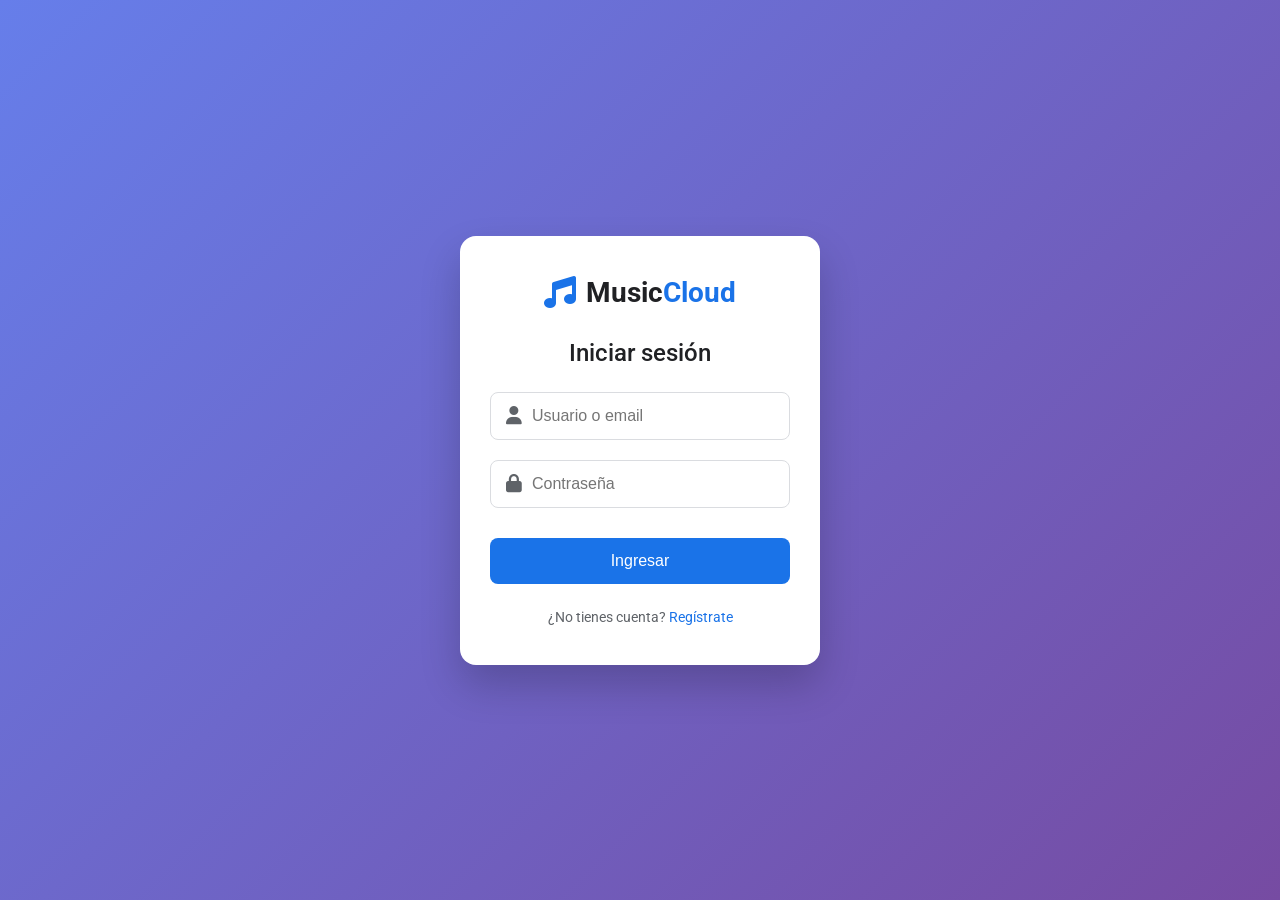
<file: templates/login.html>
<!DOCTYPE html>
<html lang="es">
<head>
    <meta charset="UTF-8">
    <meta name="viewport" content="width=device-width, initial-scale=1.0">
    <title>MusicCloud - Iniciar sesión</title>
    <link rel="stylesheet" href="/static/css/auth.css">
    <link href="https://fonts.googleapis.com/css2?family=Roboto:wght@300;400;500;700&display=swap" rel="stylesheet">
    <link rel="stylesheet" href="https://cdnjs.cloudflare.com/ajax/libs/font-awesome/6.4.0/css/all.min.css">
</head>
<body>
    <div class="auth-container">
        <div class="auth-card">
            <div class="auth-logo">
                <i class="fas fa-music"></i>
                <h1>Music<span>Cloud</span></h1>
            </div>
            <h2>Iniciar sesión</h2>
            <form id="login-form">
                <div class="input-group">
                    <i class="fas fa-user"></i>
                    <input type="text" id="username" placeholder="Usuario o email" required>
                </div>
                <div class="input-group">
                    <i class="fas fa-lock"></i>
                    <input type="password" id="password" placeholder="Contraseña" required>
                </div>
                <button type="submit" class="auth-btn">Ingresar</button>
            </form>
            <div id="error-message" class="error-message"></div>
            <p class="auth-link">¿No tienes cuenta? <a href="/register">Regístrate</a></p>
        </div>
    </div>
    <script src="/static/js/auth.js"></script>
</body>
</html>
</file>
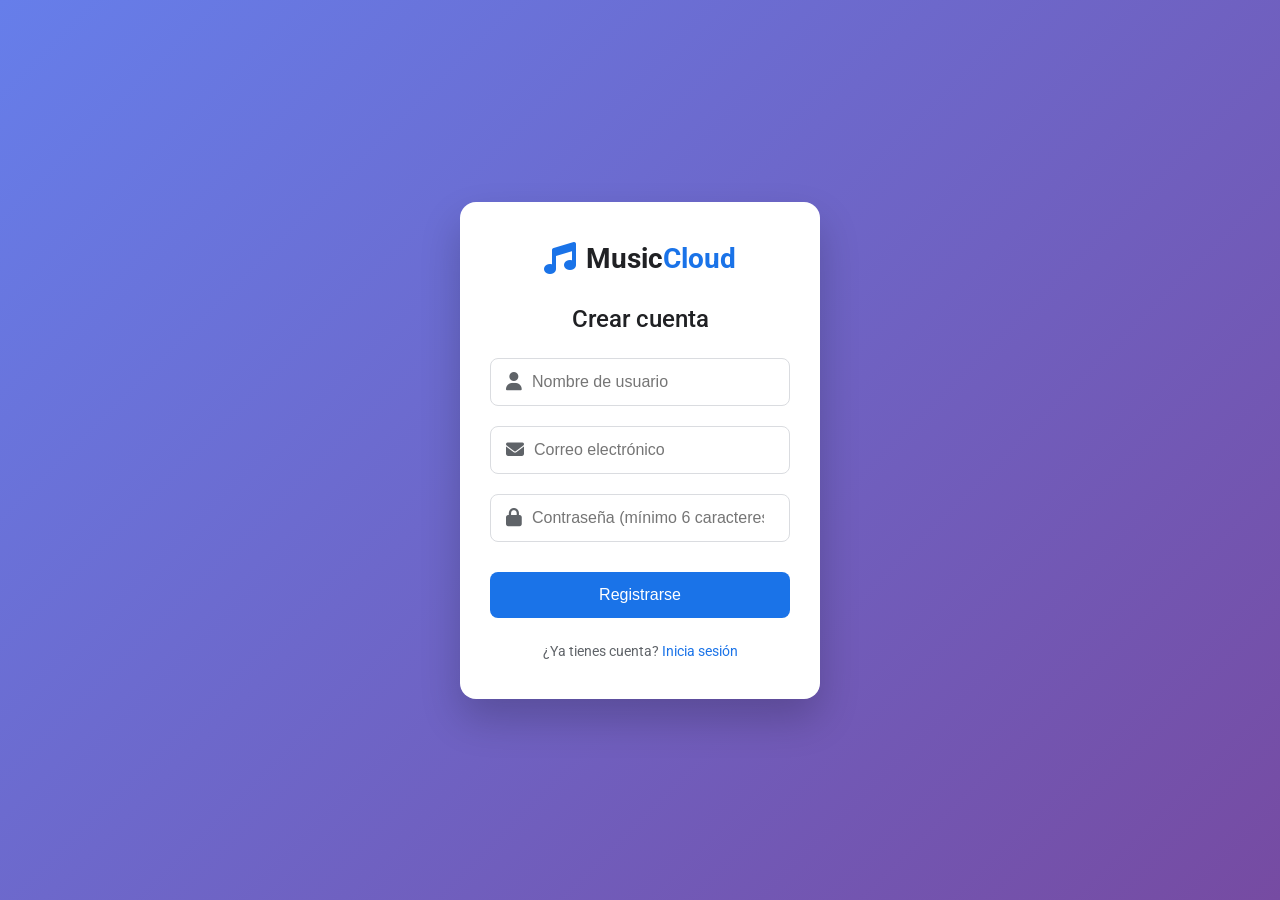
<file: templates/register.html>
<!DOCTYPE html>
<html lang="es">
<head>
    <meta charset="UTF-8">
    <meta name="viewport" content="width=device-width, initial-scale=1.0">
    <title>MusicCloud - Registro</title>
    <link rel="stylesheet" href="/static/css/auth.css">
    <link href="https://fonts.googleapis.com/css2?family=Roboto:wght@300;400;500;700&display=swap" rel="stylesheet">
    <link rel="stylesheet" href="https://cdnjs.cloudflare.com/ajax/libs/font-awesome/6.4.0/css/all.min.css">
</head>
<body>
    <div class="auth-container">
        <div class="auth-card">
            <div class="auth-logo">
                <i class="fas fa-music"></i>
                <h1>Music<span>Cloud</span></h1>
            </div>
            <h2>Crear cuenta</h2>
            <form id="register-form">
                <div class="input-group">
                    <i class="fas fa-user"></i>
                    <input type="text" id="username" placeholder="Nombre de usuario" required>
                </div>
                <div class="input-group">
                    <i class="fas fa-envelope"></i>
                    <input type="email" id="email" placeholder="Correo electrónico" required>
                </div>
                <div class="input-group">
                    <i class="fas fa-lock"></i>
                    <input type="password" id="password" placeholder="Contraseña (mínimo 6 caracteres)" required>
                </div>
                <button type="submit" class="auth-btn">Registrarse</button>
            </form>
            <div id="error-message" class="error-message"></div>
            <p class="auth-link">¿Ya tienes cuenta? <a href="/login">Inicia sesión</a></p>
        </div>
    </div>
    <script src="/static/js/auth.js"></script>
</body>
</html>
</file>
<file: static/css/auth.css>
* {
    margin: 0;
    padding: 0;
    box-sizing: border-box;
}

body {
    font-family: 'Roboto', sans-serif;
    background: linear-gradient(135deg, #667eea 0%, #764ba2 100%);
    height: 100vh;
    display: flex;
    justify-content: center;
    align-items: center;
}

.auth-container {
    width: 100%;
    max-width: 400px;
    padding: 20px;
}

.auth-card {
    background: white;
    border-radius: 16px;
    padding: 40px 30px;
    box-shadow: 0 20px 40px rgba(0,0,0,0.2);
    text-align: center;
}

.auth-logo {
    margin-bottom: 30px;
    display: flex;
    justify-content: center;
    align-items: center;
    gap: 10px;
}

.auth-logo i {
    font-size: 32px;
    color: #1a73e8;
}

.auth-logo h1 {
    font-size: 28px;
    font-weight: 700;
    color: #202124;
}

.auth-logo span {
    color: #1a73e8;
}

.auth-card h2 {
    margin-bottom: 25px;
    color: #202124;
    font-weight: 500;
}

.input-group {
    display: flex;
    align-items: center;
    border: 1px solid #dadce0;
    border-radius: 8px;
    margin-bottom: 20px;
    padding: 0 15px;
    transition: all 0.3s;
}

.input-group:focus-within {
    border-color: #1a73e8;
    box-shadow: 0 0 0 2px rgba(26,115,232,0.2);
}

.input-group i {
    color: #5f6368;
    font-size: 18px;
}

.input-group input {
    flex: 1;
    padding: 14px 10px;
    border: none;
    outline: none;
    font-size: 16px;
    background: transparent;
}

.auth-btn {
    width: 100%;
    padding: 14px;
    background: #1a73e8;
    color: white;
    border: none;
    border-radius: 8px;
    font-size: 16px;
    font-weight: 500;
    cursor: pointer;
    transition: background 0.3s;
    margin-top: 10px;
}

.auth-btn:hover {
    background: #1557b0;
}

.error-message {
    color: #ea4335;
    font-size: 14px;
    margin-top: 15px;
    text-align: center;
}

.auth-link {
    margin-top: 25px;
    font-size: 14px;
    color: #5f6368;
}

.auth-link a {
    color: #1a73e8;
    text-decoration: none;
}

.auth-link a:hover {
    text-decoration: underline;
}

.user-menu-dropdown {
    position: relative;
}
.dropdown-content {
    display: none;
    position: absolute;
    right: 0;
    top: 50px;
    background: var(--bg-primary);
    border: 1px solid var(--border-color);
    border-radius: 8px;
    padding: 10px;
    min-width: 150px;
    z-index: 100;
    box-shadow: 0 2px 10px rgba(0,0,0,0.1);
}
.dropdown-content.show {
    display: block;
}
.dropdown-content span {
    display: block;
    padding: 8px;
    font-weight: 500;
}
.dropdown-content button {
    width: 100%;
    padding: 8px;
    background: #ea4335;
    color: white;
    border: none;
    border-radius: 4px;
    cursor: pointer;
}
</file>
